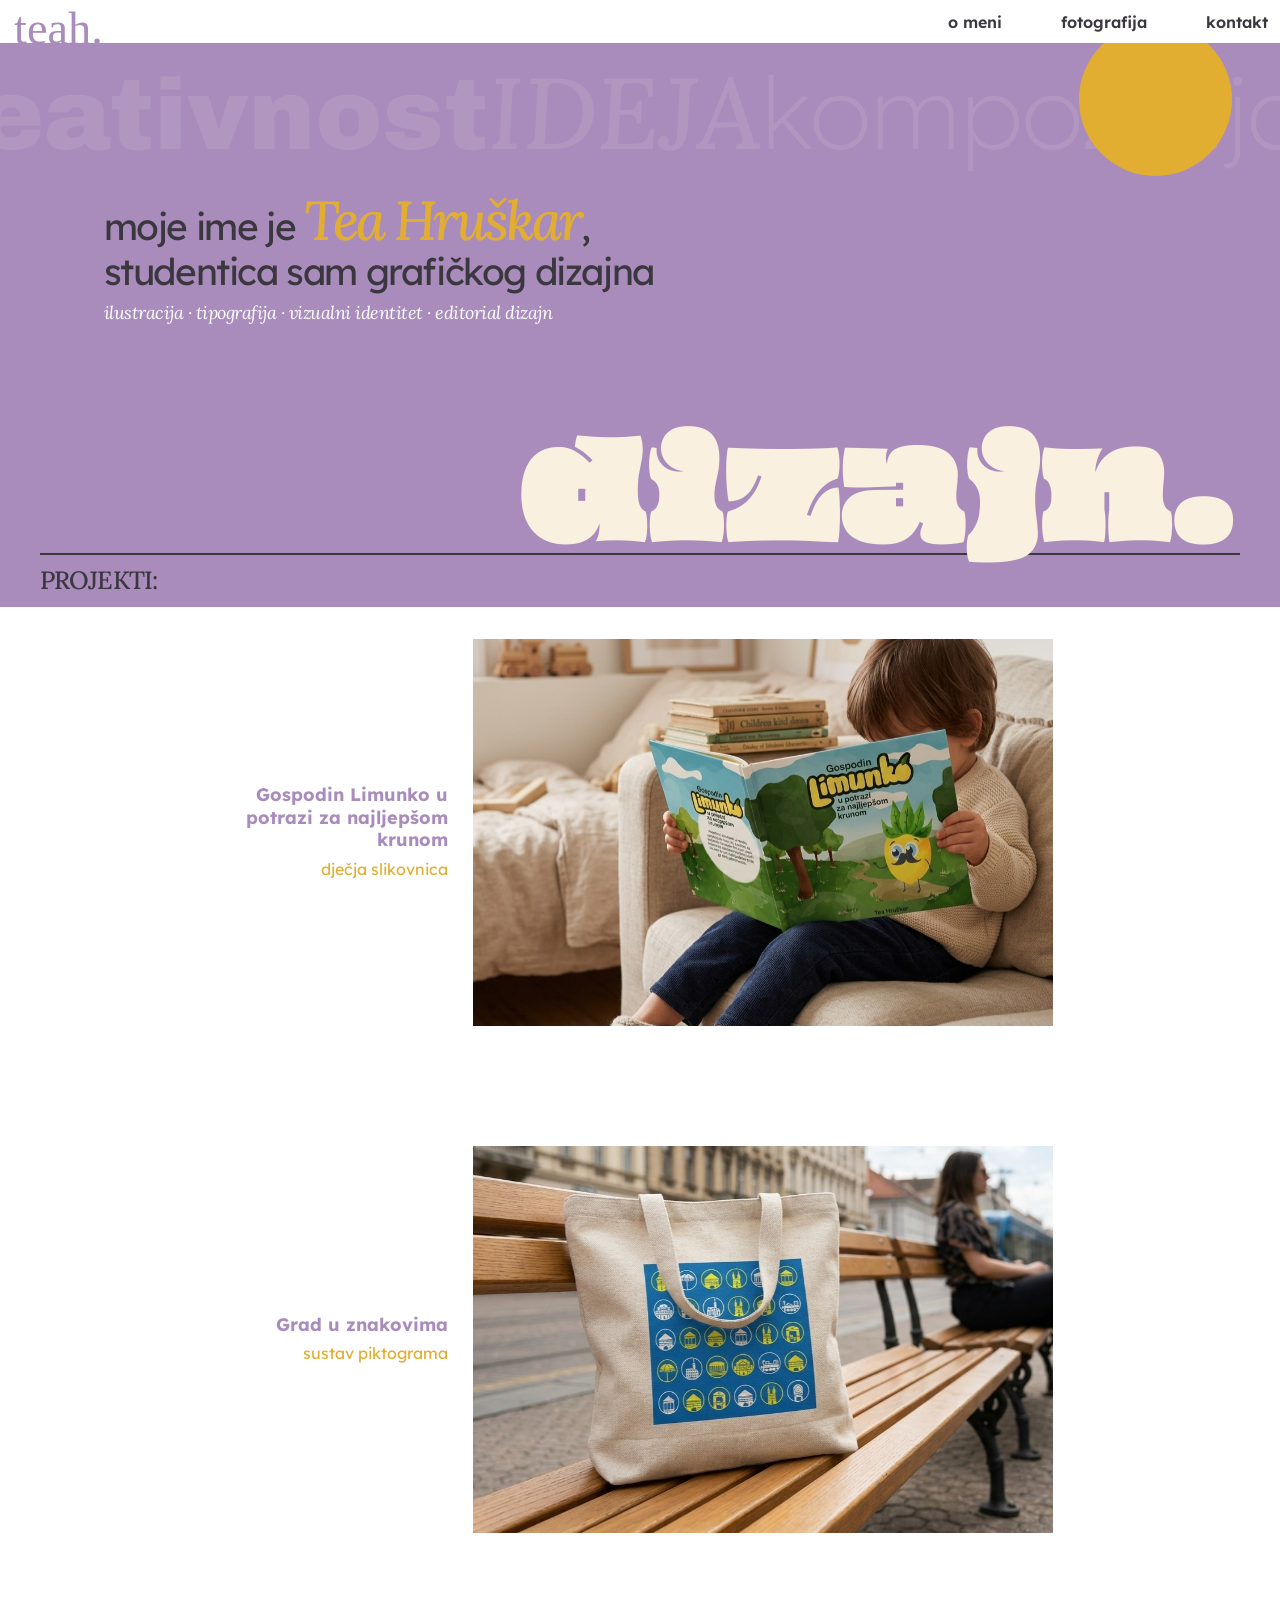
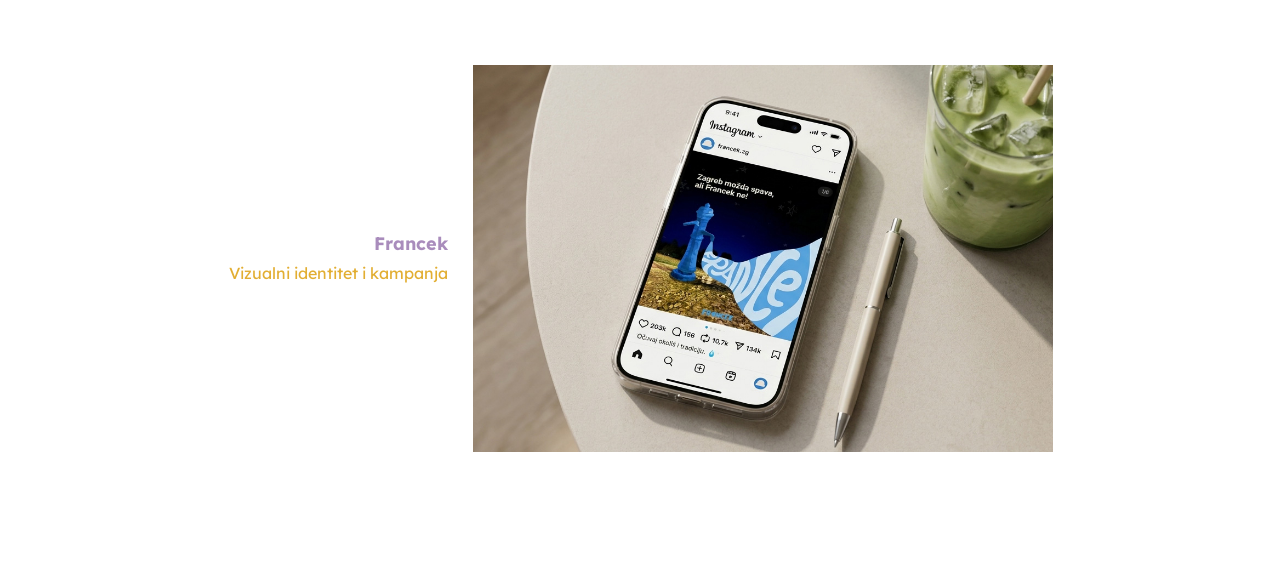
<file: index.html>
<!DOCTYPE html>
<html lang="hr">
  <head>
    <meta charset="UTF-8" />
    <meta name="viewport" content="width=device-width, initial-scale=1.0" />
    <title>Tea Hruškar- portfolio</title>
    <link rel="preconnect" href="https://fonts.googleapis.com" />
    <link rel="preconnect" href="https://fonts.gstatic.com" crossorigin />
    <link href="https://fonts.googleapis.com/css2?family=Archivo+Black&family=Lexend:wght@100..900&family=Lora:ital,wght@0,400..700;1,400..700&family=Oi&display=swap" rel="stylesheet" />
    <link rel="stylesheet" href="main.css" />
  </head>
  <body class="pocetna-stranica stranica-s-burgerom">
    <div class="stranica">
      <header class="zaglavlje">
        <a class="logo" href="index.html">
          <img src="media/teah.svg" alt="Tea Hruškar, početna stranica"/>
        </a>

        <nav class="navigacija">
          <a href="omeni.html">o meni</a>
          <a href="foto.html">fotografija</a>
          <a href="kontakt.html">kontakt</a>
        </nav>

        <button class="burger-menu" type="button" aria-label="Navigacija">
          <span></span>
          <span></span>
          <span></span>
        </button>
      </header>

      <main>
        <section class="hero">
          <div class="pozadinske-rijeci">
            <div class="rijeci-traka">
              <img src="media/rijeci.svg" alt="" />
              <img src="media/rijeci.svg" alt="" />
            </div>
          </div>
 
          <span class="krug"></span>

          <div class="uvod">
            <h1>
              moje ime je <span>Tea Hruškar</span>,<br />
              studentica sam grafičkog dizajna
            </h1>
            <p>ilustracija · tipografija · vizualni identitet · editorial dizajn</p>
          </div>

          <p class="rijec-dizajn">dizajn.</p>

          <div class="prijelaz-projekti">
            <p>PROJEKTI:</p>
          </div>
        </section>

        <section class="projekti">
          <a class="kartica" href="slikovnicaMA.html">
            <section class="sazetak">
              <h2>Gospodin Limunko u<br />potrazi za najljepšom<br />krunom</h2>
              <p>dječja slikovnica</p>
              <div class="dodatne-informacije">
                <p>kvadratni format</p>
                <p>OPSEG RADA:<br />koncept, tekst, ilustracija,<br />priprema za tisak</p>
                <p>2026.</p>
              </div>
            </section>
            <figure class="mockup">
              <img src="media/slikovnicaMU.jpg" alt="Vizualna simulacija slikovnice na dječjoj polici" />
            </figure>
            <section class="opis">
              <p>Autorska slikovnica samostalno napisana, ilustrirana i oblikovana kao cjelovit vizualni i narativni projekt.</p>
              <p>Kroz priču i ilustracije povezuje elemente učenja, prepoznavanja emocija i istraživanja svijeta na dječji prirodan i zaigran način. Projekt obuhvaća razvoj likova, ilustraciju svih stranica, oblikovanje naslovnice te prijelom i pripremu knjige za tisak u kvadratnom formatu 20 × 20 cm.</p>
            </section>
            <p class="pogledaj-vise">pogledaj više &gt;&gt;</p>
          </a>

          <a class="kartica" href="piktogramiMA.html">
            <section class="sazetak">
              <h2>Grad u znakovima</h2>
              <p>sustav piktograma</p>
              <div class="dodatne-informacije">
                <p>11 lokacija <br />zagrebačkog centra</p>
                <p>OPSEG RADA:<br />ilustracija, vektorska<br /> razrada, kreiranje<br /> fonta, sustav boja</p>
                <p>2025.</p>
              </div>
            </section>
            <figure class="mockup">
              <img src="media/piktogramiMU.jpg" alt="Vizualna simulacija projekta Piktogrami" />
            </figure>
            <section class="opis">
              <p>Serija od jedanaest piktograma inspirirana je prepoznatljivim lokacijama zagrebačkog centra: od Dolca i Kamenitih vrata do Katedrale, HNK-a i uspinjače.</p>
              <p>Svaka je lokacija svedena na jednostavne geometrijske oblike unutar kružnog okvira, kako bi znakovi ostali dosljedni, jasni i čitljivi u različitim veličinama. Uz završni sustav razvila sam i kolor-varijante te primjenu piktograma na turističkim putokazima i promotivnim materijalima.</p>
            </section>
            <p class="pogledaj-vise">pogledaj više &gt;&gt;</p>
          </a>

          <a class="kartica" href="francekMA.html">
            <section class="sazetak">
              <h2>Francek</h2>
              <p>Vizualni identitet i kampanja</p>
              <div class="dodatne-informacije">
                <p>autorski projekt</p>
                <p>OPSEG RADA:<br />koncept, ilustracija,<br />oblikovanje</p>
                <p>2026.</p>
              </div>
            </section>
            <figure class="mockup">
              <img src="media/francekMU.jpg" alt="Vizualna simulacija projekta Francek" />
            </figure>
            <section class="opis">
              <p>Francek je vizualni identitet i promotivna kampanja posvećena zagrebačkim javnim česmama s pitkom vodom. Projekt polazi od problema zagađenja jednokratnom plastičnom ambalažom te potiče korištenje višekratnih boca i dostupne pitke vode iz gradskih česmi.</p>
              <p>Kroz ilustraciju, tipografiju, digitalne objave i plakate kampanja Franceke predstavlja kao prepoznatljiv dio zagrebačkog prostora. Cilj je potaknuti korištenje višekratnih boca i podsjetiti da tradicija javne vode može biti dio suvremene gradske svakodnevice.</p>
            </section>
            <p class="pogledaj-vise">pogledaj više &gt;&gt;</p>
          </a>
        </section>
      </main>
    </div>
    <script src="menu.js"></script>
  </body>
</html>
</file>
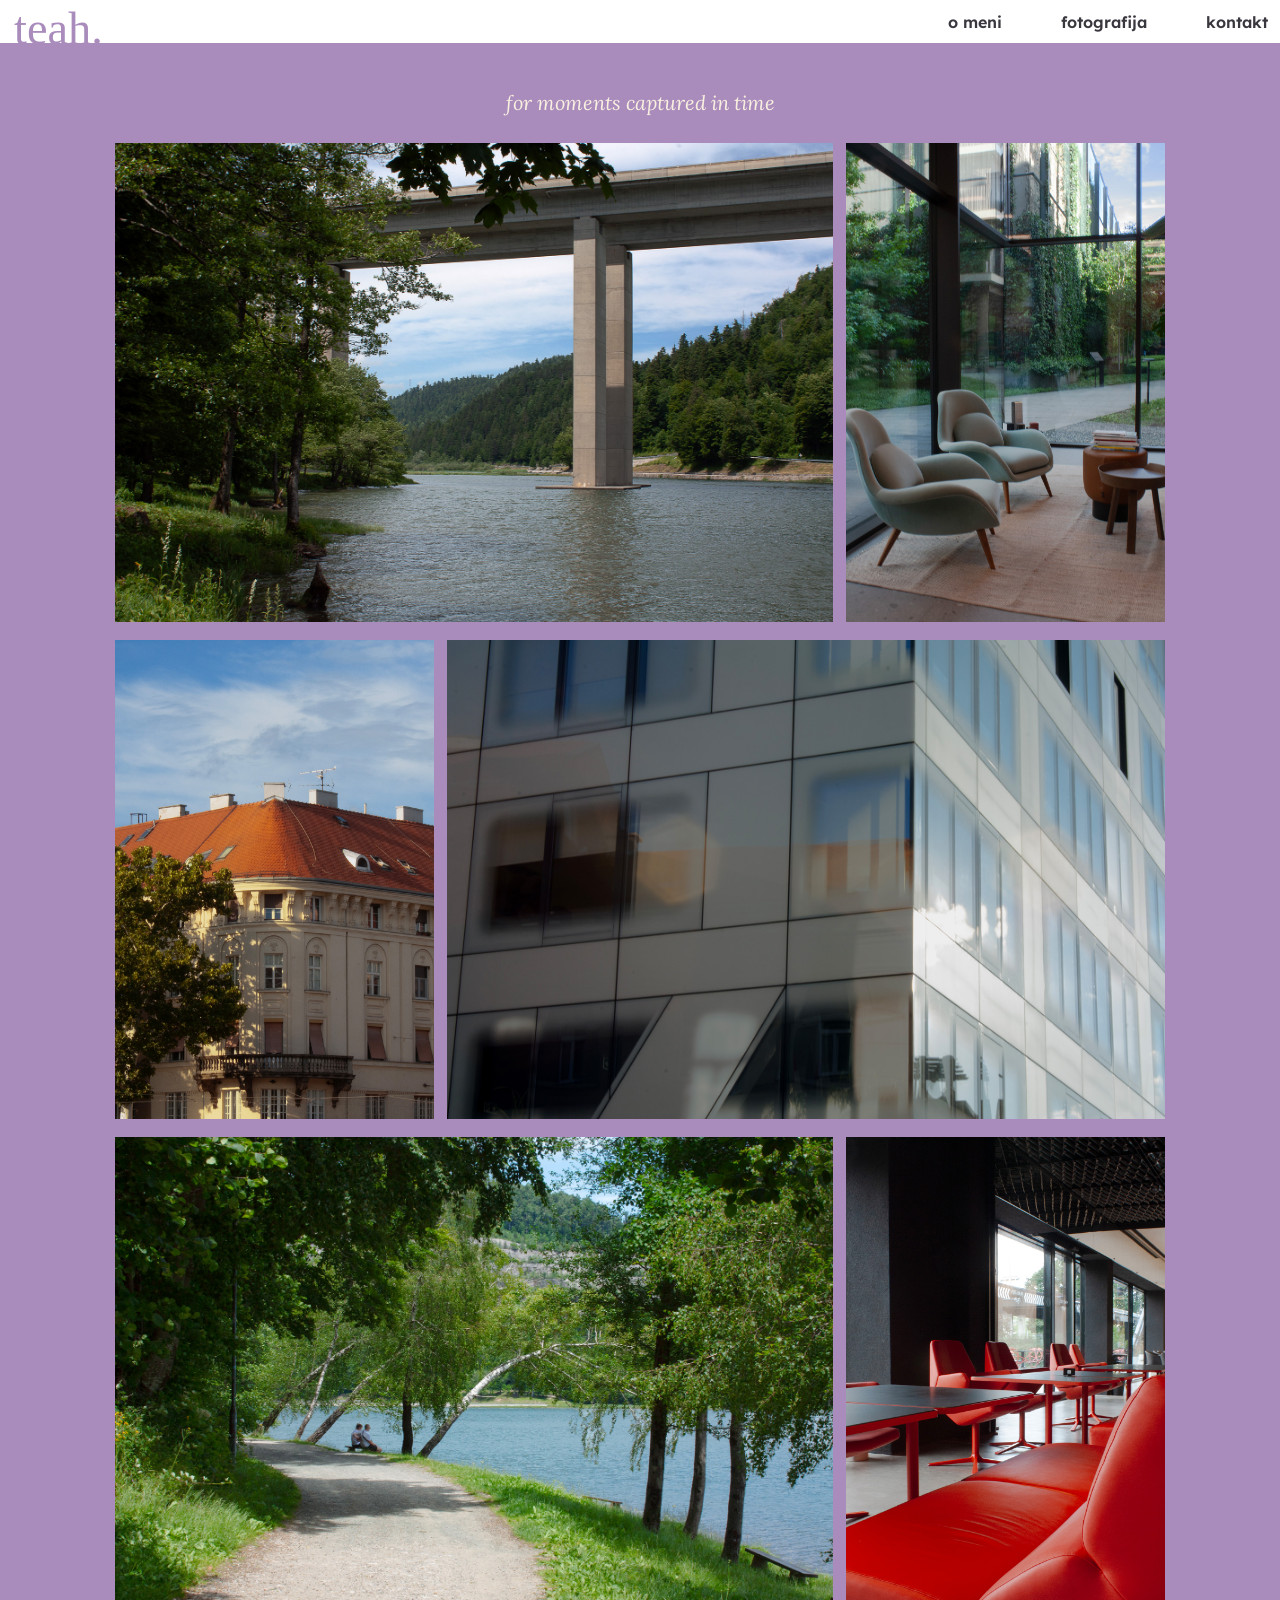
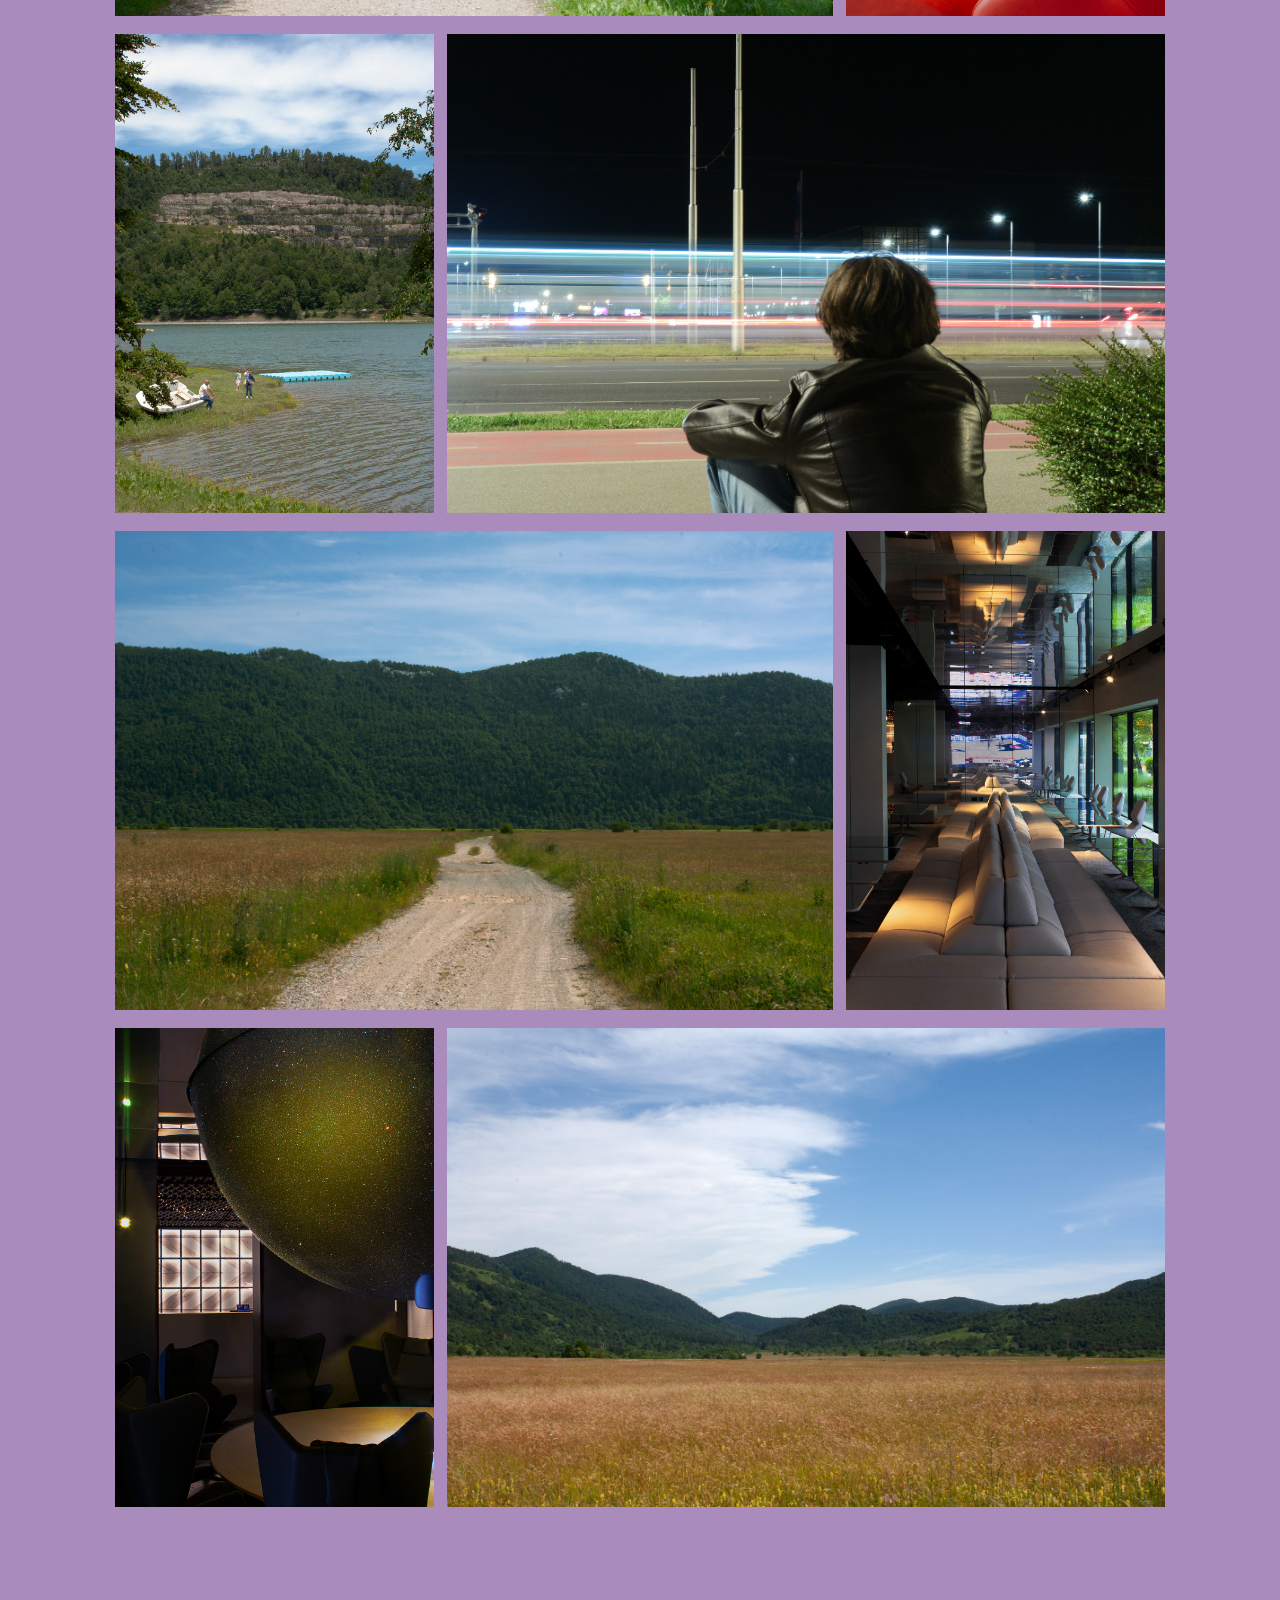
<file: foto.html>
<!DOCTYPE html>
<html lang="hr">
  <head>
    <meta charset="UTF-8" />
    <meta name="viewport" content="width=device-width, initial-scale=1.0" />
    <title>Fotografija-Tea Hruškar</title>
    <link rel="preconnect" href="https://fonts.googleapis.com" />
    <link rel="preconnect" href="https://fonts.gstatic.com" crossorigin />
    <link href="https://fonts.googleapis.com/css2?family=Archivo+Black&family=Lexend:wght@100..900&family=Lora:ital,wght@0,400..700;1,400..700&family=Oi&display=swap" rel="stylesheet" />
    <link rel="stylesheet" href="main.css" />
    <link rel="stylesheet" href="foto.css" />
  </head>
  <body class="foto-tijelo stranica-s-burgerom">
    <div class="stranica">
      <header class="zaglavlje">
        <a class="logo" href="index.html"><img src="media/teah.svg" alt="Tea Hruškar, početna stranica" /></a>
        <nav class="navigacija">
          <a href="omeni.html">o meni</a>
          <a href="foto.html">fotografija</a>
          <a href="kontakt.html">kontakt</a>
        </nav>

        <button class="burger-menu" type="button" aria-label="Navigacija">
          <span></span>
          <span></span>
          <span></span>
        </button>
      </header>
      <main class="foto-prostor">
        <section class="foto-uvod">
          <blockquote class="foto-citat">for moments captured in time</blockquote>
        </section>

        <section class="foto-galerija">
          <figure class="foto-stavka"><img src="media/foto1.jpg" alt="Vijadukt iznad jezera okružen prirodom- pejzažna fotografija" /></figure>
          <figure class="foto-stavka"><img src="media/foto2.jpg" alt="Dva stolca i stolić uz staklenu stjenu s pogledom na eksterijer- fotografija interijera" /></figure>
          <figure class="foto-stavka"><img src="media/foto3.jpg" alt="Pročelje zgrade obasjane suncem" /></figure>
          <figure class="foto-stavka"><img src="media/foto4.jpg" alt="Odraz neba na staklenom pročelju moderne zgrade" /></figure>
          <figure class="foto-stavka"><img src="media/foto5.jpg" alt="Par sjedi na obali jezera uz šumovitu stazu" /></figure>
          <figure class="foto-stavka"><img src="media/foto6.jpg" alt="Crveni stolci i stolovi u modernom interijeru" /></figure>
          <figure class="foto-stavka"><img src="media/foto7.jpg" alt="Obitelj na obali jezera uz čamac i šumovito brdo" /></figure>
          <figure class="foto-stavka"><img src="media/foto8.jpg" alt="Osoba sjedi uz cestu noću dok prolaze svjetla automobila, duga ekspozicija" /></figure>
          <figure class="foto-stavka"><img src="media/foto9.jpg" alt="Makadamski put kroz livadu prema šumovitim brdima" /></figure>
          <figure class="foto-stavka"><img src="media/foto10.jpg" alt="Dugi bijeli kauč i stolice u interijeru s ogledalom na stropu" /></figure>
          <figure class="foto-stavka"><img src="media/foto11.jpg" alt="Velika kružna viseća instalacija iznad stolova i stolica u tamnom interijeru" /></figure>
          <figure class="foto-stavka"><img src="media/foto12.jpg" alt="Livada okružena zelenim brdima pod plavim nebom" /></figure>
        </section>
      </main>
    </div>
    <script src="menu.js"></script>
  </body>
</html>
</file>
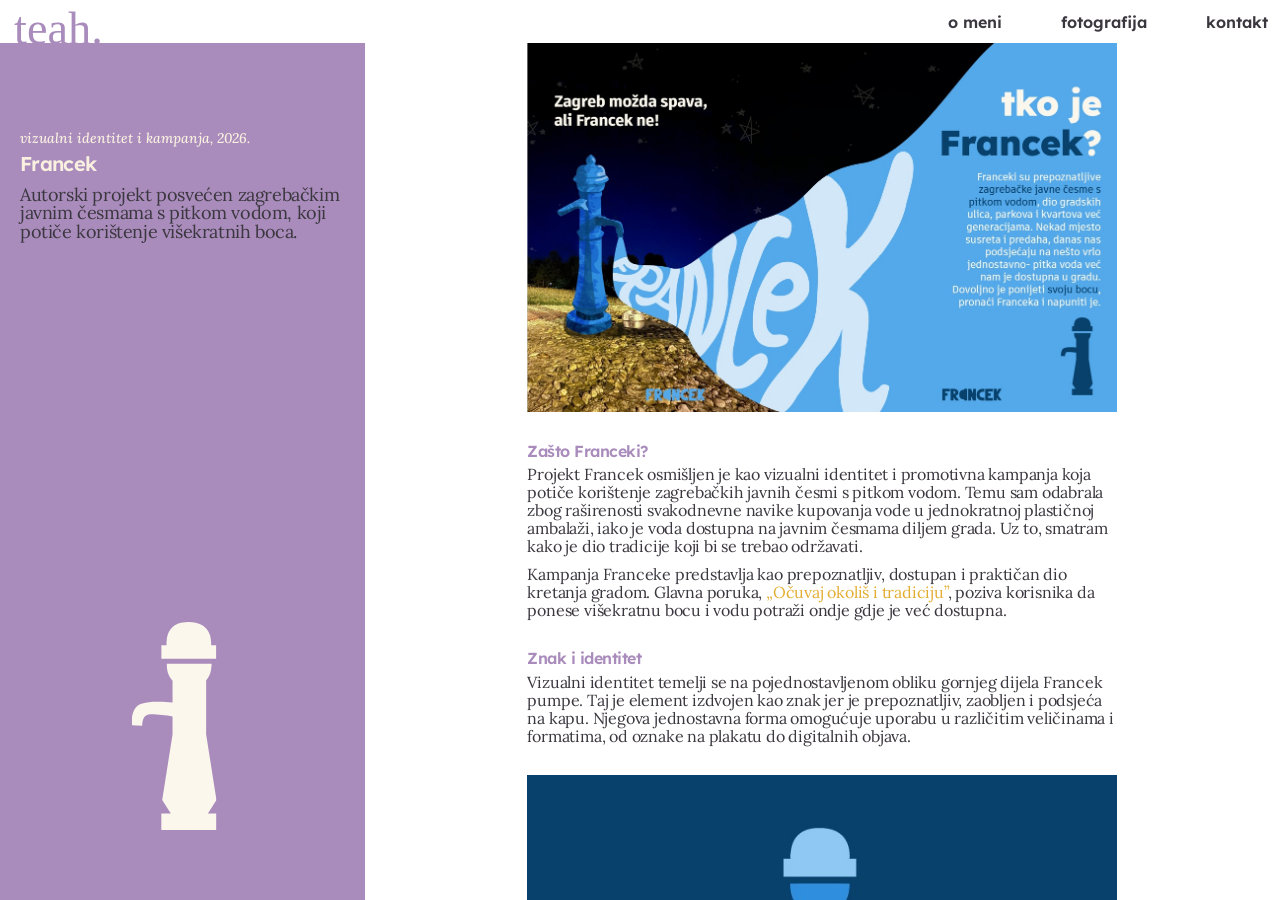
<file: francekMA.html>
<!DOCTYPE html>
<html lang="hr">
  <head>
    <meta charset="UTF-8" />
    <meta name="viewport" content="width=device-width, initial-scale=1.0" />
    <title>Francek-portfolio</title>
    <link rel="preconnect" href="https://fonts.googleapis.com" />
    <link rel="preconnect" href="https://fonts.gstatic.com" crossorigin />
    <link href="https://fonts.googleapis.com/css2?family=Archivo+Black&family=Lexend:wght@100..900&family=Lora:ital,wght@0,400..700;1,400..700&family=Oi&display=swap" rel="stylesheet" />
    <link rel="stylesheet" href="main.css" />
    <link rel="stylesheet" href="projekt.css" />
  </head>
  <body class="projekt-tijelo francek-tijelo stranica-s-burgerom">
    <div class="stranica">
      <header class="zaglavlje">
        <a class="logo" href="index.html">
          <img src="media/teah.svg" alt="Tea Hruškar" />
        </a>

        <nav class="navigacija">
          <a href="omeni.html">o meni</a>
          <a href="foto.html">fotografija</a>
          <a href="kontakt.html">kontakt</a>
        </nav>

        <button class="burger-menu" type="button" aria-label="Navigacija">
          <span></span>
          <span></span>
          <span></span>
        </button>
      </header>

      <main class="projekt-prostor">
        <aside class="projekt-panel">
          <div class="projekt-info">
            <p class="projekt-vrsta">vizualni identitet i kampanja, 2026.</p>
            <h1>Francek</h1>
            <p class="projekt-opis">Autorski projekt posvećen zagrebačkim javnim česmama s pitkom vodom, koji potiče korištenje višekratnih boca.</p>
          </div>
          <img class="projekt-ilustracija" src="media/logofr.svg" alt="Francek" />
        </aside>
        <section class="projekt-sadrzaj">
          <article class="projekt-sadrzaj-unutra">
            <img class="projekt-slika" src="media/slika18.jpg" alt="Vizualni prikaz kampanje Francek" />

            <section class="projekt-tekst">
              <h2>Zašto Franceki?</h2>
              <p>Projekt Francek osmišljen je kao vizualni identitet i promotivna kampanja koja potiče korištenje zagrebačkih javnih česmi s pitkom vodom. Temu sam odabrala zbog raširenosti svakodnevne navike kupovanja vode u jednokratnoj plastičnoj ambalaži, iako je voda dostupna na javnim česmama diljem grada. Uz to, smatram kako je dio tradicije koji bi se trebao održavati.</p>
              <p>Kampanja Franceke predstavlja kao prepoznatljiv, dostupan i praktičan dio kretanja gradom. Glavna poruka, <span class="istaknuto">„Očuvaj okoliš i tradiciju”</span>, poziva korisnika da ponese višekratnu bocu i vodu potraži ondje gdje je već dostupna.</p>
            </section>

            <section class="projekt-tekst">
              <h2>Znak i identitet</h2>
              <p>Vizualni identitet temelji se na pojednostavljenom obliku gornjeg dijela Francek pumpe. Taj je element izdvojen kao znak jer je prepoznatljiv, zaobljen i podsjeća na kapu. Njegova jednostavna forma omogućuje uporabu u različitim veličinama i formatima, od oznake na plakatu do digitalnih objava.</p>
            </section>

            <img class="projekt-slika" src="media/slika19.jpg" alt="Logo i tipografija kampanje Francek" />

            <p class="projekt-samostalni-tekst">Tipografski znak povezuje naziv Francek s ilustriranim simbolom. Slovo <span class="istaknuto">„a”</span> oblikovano je rotiranjem znaka kapice za devedeset stupnjeva, čime se simbol integrira u samu riječ. Na taj se način ostvaruje povezanost između naziva kampanje i oblika javne česme, bez potrebe za dodatnim objašnjenjem.</p>

            <section class="projekt-tekst">
              <h2>Vizualni jezik</h2>
              <p>Odabrana je glavna svjetlo plava nijansa, prema kojoj je izvedena paleta skladnih boja. Kombinacijom ilustracije, rukopisne tipografije i jednostavnih poruka Francek dobiva pristupačan i pomalo nostalgičan karakter. Takav pristup povezuje tradiciju zagrebačkih javnih česmi sa suvremenim načinima komunikacije.</p>
            </section>

            <img class="projekt-slika" src="media/slika20.jpg" alt="Paleta boja kampanje Francek" />

            <section class="projekt-tekst">
              <h2>Instagram carousel</h2>
              <p>Za komunikaciju na društvenim mrežama izrađena je carousel objava od šest slajdova.</p>
            </section>

            <video class="projekt-video" src="media/francek-carousel.mov" autoplay muted loop playsinline alt="Listanje stranica objave za Instagram"></video>

            <p class="projekt-samostalni-tekst">Sadržaj postupno uvodi korisnika u temu: od prepoznatljivog vizuala Franceka, preko kratkog objašnjenja njegove funkcije i prikaza lokacija, do problema jednokratne plastike i poziva na promjenu navike. Format carousela omogućuje da se informativni sadržaj ne prikaže odjednom, nego kroz <span class="istaknuto">slijed vizuala</span> koji korisnik samostalno pregledava. Završni slajd ponovno ističe glavnu poruku kampanje i povezuje sve dijelove objave.</p>

            <img class="projekt-slika" src="media/slika21.jpg" alt="Sve stranice carousel objave kampanje Francek" />

            <section class="projekt-tekst">
              <h2>Digitalni video</h2>
              <p>Kampanja je proširena i na kratki vertikalni video. Takav se može iskoristiti kao sadržaj za <span class="istaknuto">Instagram priču, digitalno oglašavanje ili kao prikaz na digitalnom plakatu</span>. Jednostavna animacija napravljena izmjenom kadrova, privlači pažnju. Mogućnost njenog ponavljanja u petlji, omogućuje kvalitetan materijal za digitalni plakat, a uz popratni zvuk, može se iskoristiti kao kratki oglas na društvenim mrežama.</p>
            </section>

            <video class="projekt-video" src="media/francek-story.mov" autoplay muted loop playsinline alt="Motion grafika: Francek na ulici po mraku pod svjetlom lampe koja se gasi"></video>
            <img class="projekt-slika" src="media/slika22.jpg" alt="Mockup digitalnog plakata sa motion grafikom" />

            <section class="projekt-tekst">
              <h2>Tradicija koja teče kroz generacije</h2>
              <p>Plakat povezuje povijesni karakter Franceka sa suvremenom potrebom za smanjenjem jednokratne plastike. Ilustrirani Francek postavljen je kao središnji motiv, dok poruka sugerira da korištenje javne vode nije nova ideja, nego navika koju je moguće ponovno uključiti u svakodnevni život grada. Vizualno oblikovanje plakata uzelo je inspiraciju iz grba grada Zagreba čime se dublje ojačava povezanost sa tradicijom.</p>
            </section>

            <img class="projekt-slika" src="media/slika23.jpg" alt="Plakat s ilustriranim Francekom na brdu i natpisom &quot;Tradicija koja teče kroz generacije&quot;" />
            <img class="projekt-slika projekt-slika-zadnja" src="media/slika24.jpg" alt="Mockup plakata kampanje Francek" />
          </article>
        </section>
      </main>
    </div>
    <script src="menu.js"></script>
  </body>
</html>
</file>
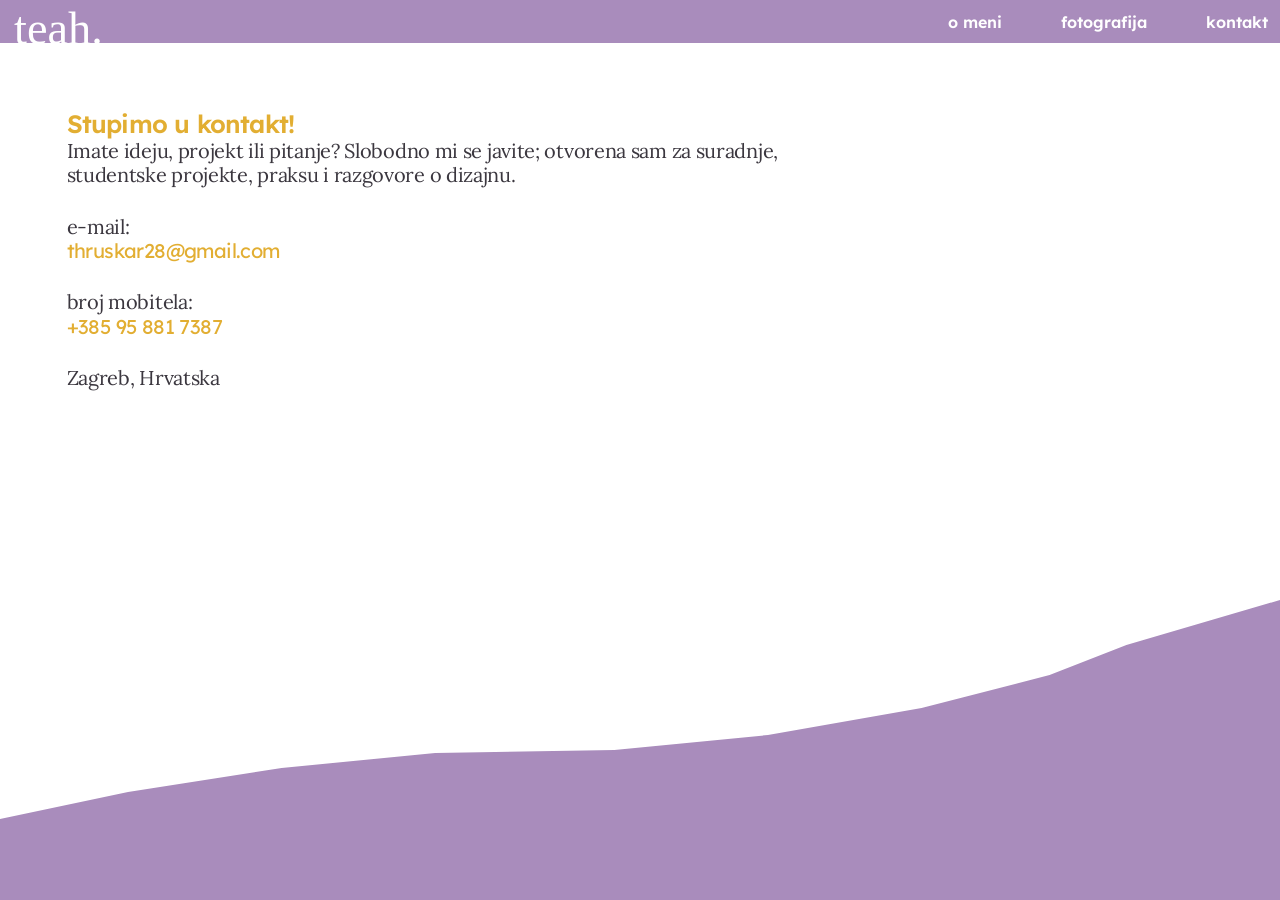
<file: kontakt.html>
<!DOCTYPE html>
<html lang="hr">
  <head>
    <meta charset="UTF-8" />
    <meta name="viewport" content="width=device-width, initial-scale=1.0" />
    <title>Kontakt-Tea Hruškar</title>
    <link rel="preconnect" href="https://fonts.googleapis.com" />
    <link rel="preconnect" href="https://fonts.gstatic.com" crossorigin />
    <link href="https://fonts.googleapis.com/css2?family=Archivo+Black&family=Lexend:wght@100..900&family=Lora:ital,wght@0,400..700;1,400..700&family=Oi&display=swap" rel="stylesheet" />
    <link rel="stylesheet" href="main.css" />
    <link rel="stylesheet" href="kontakt.css" />
  </head>
  <body class="kontakt-tijelo stranica-s-burgerom">
    <div class="stranica">
      <header class="zaglavlje">
        <a class="logo" href="index.html"><img src="media/teah.svg" alt="Tea Hruškar, početna stranica" /></a>
        <nav class="navigacija">
          <a href="omeni.html">o meni</a>
          <a href="foto.html">fotografija</a>
          <a href="kontakt.html">kontakt</a>
        </nav>

        <button class="burger-menu" type="button" aria-label="Navigacija">
          <span></span>
          <span></span>
          <span></span>
        </button>
      </header>
      <main class="kontakt-prostor">
        <section class="kontakt-sadrzaj">
          <h1>Stupimo u kontakt!</h1>
          <p class="kontakt-uvod">Imate ideju, projekt ili pitanje? Slobodno mi se javite; otvorena sam za suradnje, studentske projekte, praksu i razgovore o dizajnu.</p>

          <div class="kontakt-podaci">
            <p class="kontakt-podatak">
              e-mail:
              <a href="mailto:thruskar28@gmail.com">thruskar28@gmail.com</a>
            </p>
            <p class="kontakt-podatak">
              broj mobitela:
              <a href="tel:+385958817387">+385 95 881 7387</a>
            </p>
            <p class="kontakt-lokacija">Zagreb, Hrvatska</p>
          </div>
        </section>
        <div class="kontakt-val"></div>
      </main>
    </div>
    <script src="menu.js"></script>
  </body>
</html>
</file>
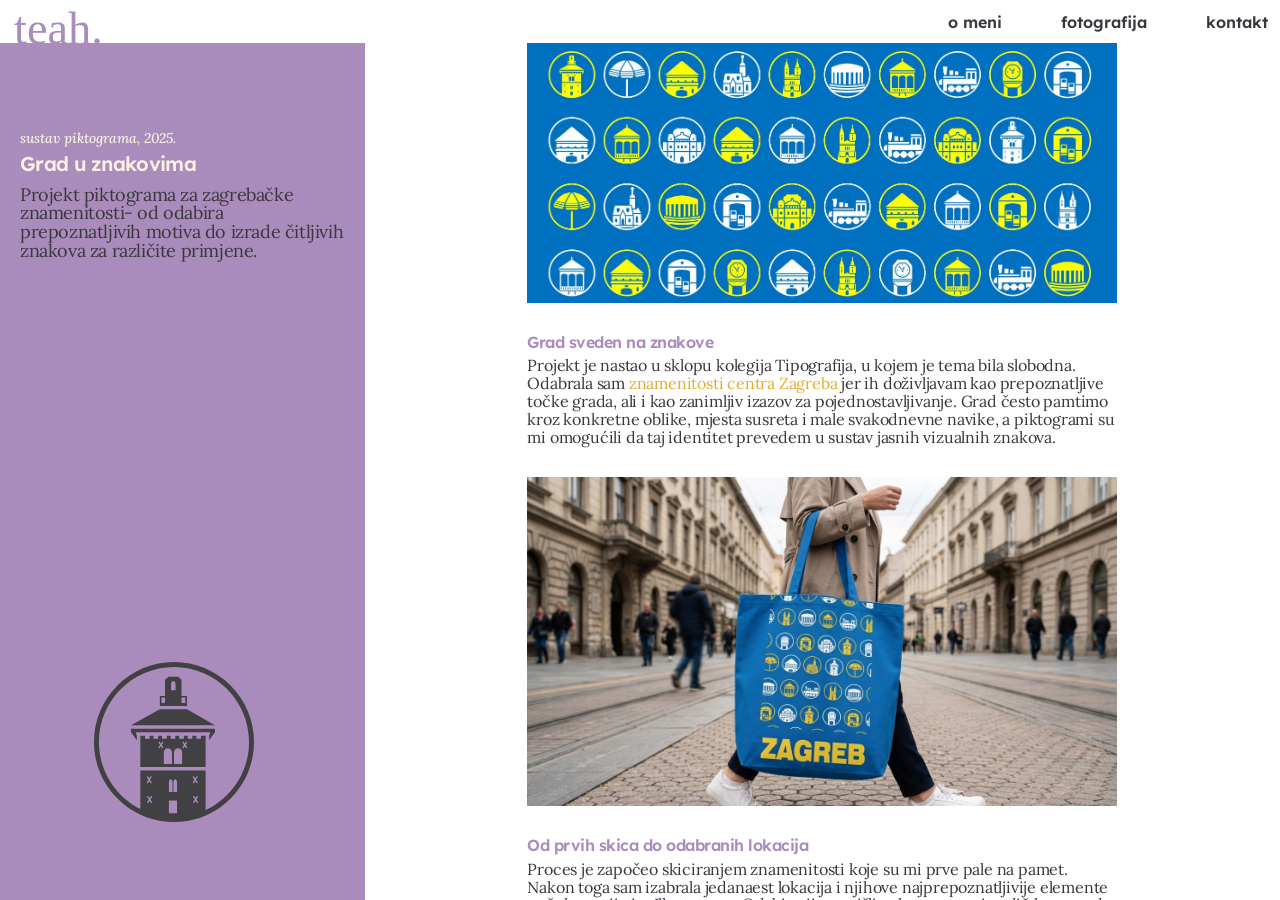
<file: piktogramiMA.html>
<!DOCTYPE html>
<html lang="hr">
  <head>
    <meta charset="UTF-8" />
    <meta name="viewport" content="width=device-width, initial-scale=1.0" />
    <title>Piktogrami-portfolio</title>
    <link rel="preconnect" href="https://fonts.googleapis.com" />
    <link rel="preconnect" href="https://fonts.gstatic.com" crossorigin />
    <link href="https://fonts.googleapis.com/css2?family=Archivo+Black&family=Lexend:wght@100..900&family=Lora:ital,wght@0,400..700;1,400..700&family=Oi&display=swap" rel="stylesheet" />
    <link rel="stylesheet" href="main.css" />
    <link rel="stylesheet" href="projekt.css" />
    <link rel="stylesheet" href="piktogrami.css" />
  </head>
  <body class="projekt-tijelo piktogrami-tijelo stranica-s-burgerom">
    <div class="stranica">
      <header class="zaglavlje">
        <a class="logo" href="index.html">
          <img src="media/teah.svg" alt="Tea Hruškar, početna stranica"/>
        </a>

        <nav class="navigacija">
          <a href="omeni.html">o meni</a>
          <a href="foto.html">fotografija</a>
          <a href="kontakt.html">kontakt</a>
        </nav>

        <button class="burger-menu" type="button" aria-label="Navigacija">
          <span></span>
          <span></span>
          <span></span>
        </button>
      </header>

      <main class="projekt-prostor">
        <aside class="projekt-panel">
          <div class="projekt-info">
            <p class="projekt-vrsta">sustav piktograma, 2025.</p>
            <h1>Grad u znakovima</h1>
            <p class="projekt-opis">Projekt piktograma za zagrebačke znamenitosti- od odabira prepoznatljivih motiva do izrade čitljivih znakova za različite primjene.</p>
          </div>
          <img class="projekt-ilustracija" src="media/lotkula.svg" alt="Piktogram Kule Lotrščak" />
        </aside>

        <section class="projekt-sadrzaj">
          <article class="projekt-sadrzaj-unutra">
            <img class="projekt-slika" src="media/slika10.jpg" alt="Piktogrami zagrebačkih znamenitosti" />

            <section class="projekt-tekst">
              <h2>Grad sveden na znakove</h2>
              <p>Projekt je nastao u sklopu kolegija Tipografija, u kojem je tema bila slobodna. Odabrala sam <span class="istaknuto">znamenitosti centra Zagreba</span> jer ih doživljavam kao prepoznatljive točke grada, ali i kao zanimljiv izazov za pojednostavljivanje. Grad često pamtimo kroz konkretne oblike, mjesta susreta i male svakodnevne navike, a piktogrami su mi omogućili da taj identitet prevedem u sustav jasnih vizualnih znakova.</p>
            </section>

            <img class="projekt-slika" src="media/slika11.jpg" alt="Mockup platnene vrećice sa uzorkom piktograma" />

            <section class="projekt-tekst">
              <h2>Od prvih skica do odabranih lokacija</h2>
              <p>Proces je započeo skiciranjem znamenitosti koje su mi prve pale na pamet. Nakon toga sam izabrala jedanaest lokacija i njihove najprepoznatljivije elemente počela razvijati u Illustratoru. Odabir nije zamišljen kao potpuni vodič kroz grad, nego kao osobna selekcija motiva koji zajedno stvaraju prepoznatljivu sliku centra Zagreba.</p>
            </section>

            <img class="projekt-slika" src="media/slika12.jpg" alt="Početne skice piktograma" />
            <img class="projekt-slika" src="media/slika13.jpg" alt="Razrada skica u Illustratoru" />

            <p class="projekt-samostalni-tekst">Tako, primjerice, nisam odabrala prikaz samog Trga bana Jelačića, koji bi se možda intuitivno vezao uz kip bana. Umjesto toga izradila sam piktogram sata na Trgu, oslanjajući se na poznati zagrebački običaj <span class="istaknuto">“naći se kod sata”</span>.</p>

            <section class="projekt-tekst">
              <h2>Jedinstven sustav</h2>
              <p>U početnoj fazi piktograme sam gradila geometrijski, prema načinu na koji sama vizualno doživljavam pojedinu znamenitost. Bojom sam najprije odvajala pojedine elemente i istraživala odnose unutar svakog znaka, a za prezentaciju sam odabrala <span class="istaknuto">plavu, bijelu, žutu i zelenu</span> paletu koja se referira na boje grada Zagreba.</p>
              <p>Kasnije sam odlučila da svi piktogrami dijele isti kružni okvir i vanjski obruč. Krug je postao element koji povezuje cijeli set, bez obzira na to radi li se o građevini, satu, uspinjači ili tržnici.</p>
            </section>

            <section class="projekt-tekst">
              <h2>Pojednostavljivanje prepoznatljivih oblika</h2>
              <p>Najveći izazov bio je svesti svaku znamenitost na najmanji broj elemenata, a da pritom ostane prepoznatljiva. To je bilo posebno zahtjevno kod Katedrale, Crkve sv. Marka i HNK-a, gdje se mnogo arhitektonskih detalja moralo pretvoriti u jednostavne siluete, otvore, krovove i tornjeve.</p>
              <p>Kula Lotrščak dobar je primjer tog procesa: umjesto detaljnog prikaza građevine, zadržala sam njezin karakterističan toranj, krov i osnovni raspored otvora. Na taj način znak ostaje čitljiv i kada se koristi u malom formatu.</p>
            </section>

            <img class="projekt-slika" src="media/slika14.jpg" alt="Pojednostavljenje skica piktograma na primjeru kule Lotrščak" />

            <section class="projekt-tekst">
              <h2>Odabrane znamenitosti</h2>
              <p>Set obuhvaća Kulu Lotrščak, Tržnicu Dolac, Kamenita vrata, Crkvu sv. Marka, Katedralu, Meštrovićev paviljon, Paviljon na Zrinjevcu, Glavni kolodvor, sat na Trgu, uspinjaču i HNK.</p>
              <p>Tržnicu Dolac predstavila sam simbolom šestinskog kišobrana, dok sam za Glavni kolodvor odabrala lokomotivu koja je ondje izložena. Kod Katedrale sam na jedan toranj dodala skele, detalj koji se može ukloniti kada više ne bude dio njezina stvarnog izgleda. Drugi toranj pritom ostaje prikazan u zamišljenom, prepoznatljivom obliku.</p>
            </section>

            <img class="projekt-slika" src="media/slika15.jpg" alt="Lista gotovih piktograma sa označenim znamenitostima koje predstavljaju" />

            <section class="projekt-tekst">
              <h2>Mogućnosti primjene</h2>
              <p>Piktogrami su zamišljeni kao fleksibilan sustav koji se može primijeniti u <span class="istaknuto">više konteksta</span>. Mogu funkcionirati na turističkim putokazima, edukacijskim pločama uz znamenitosti, na suvenirima i promotivnim materijalima Zagreba, ali i unutar mobilne aplikacije s kartom gradskih lokacija.</p>
              <p>Osim prepoznatljivosti pojedinog mjesta, cilj projekta bio je stvoriti set znakova koji može pomoći u snalaženju gradom, ali i postati zaigran vizualni motiv Zagreba.</p>
            </section>

            <img class="projekt-slika" src="media/slika16.jpg" alt="Mockup putokaza sa primjenom piktograma" />
            <img class="projekt-slika projekt-slika-zadnja" src="media/slika17.jpg" alt="Mockup piktograma HNK otisnutog na poleđini majice" />
          </article>
        </section>
      </main>
    </div>
    <script src="menu.js"></script>
  </body>
</html>
</file>
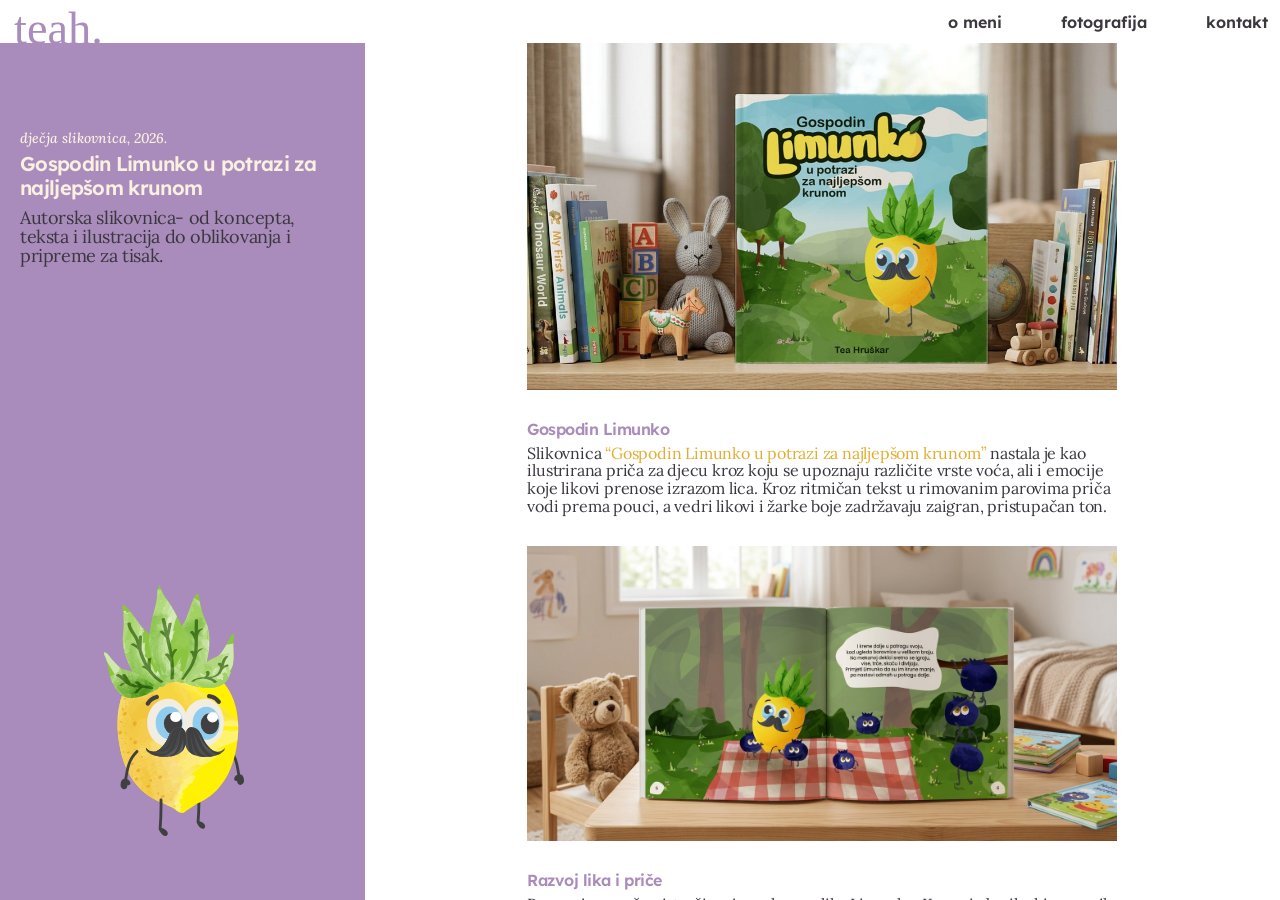
<file: slikovnicaMA.html>
<!DOCTYPE html>
<html lang="hr">
  <head>
    <meta charset="UTF-8" />
    <meta name="viewport" content="width=device-width, initial-scale=1.0" />
    <title>Slikovnica- portfolio</title>
    <link rel="preconnect" href="https://fonts.googleapis.com" />
    <link rel="preconnect" href="https://fonts.gstatic.com" crossorigin />
    <link href="https://fonts.googleapis.com/css2?family=Archivo+Black&family=Lexend:wght@100..900&family=Lora:ital,wght@0,400..700;1,400..700&family=Oi&display=swap" rel="stylesheet" />
    <link rel="stylesheet" href="main.css" />
    <link rel="stylesheet" href="projekt.css" />
  </head>

  <body class="projekt-tijelo slikovnica-tijelo stranica-s-burgerom">
    <div class="stranica">
      <header class="zaglavlje">
        <a class="logo" href="index.html">
          <img src="media/teah.svg" alt="Tea Hruškar, početna stranica"/>
        </a>

        <nav class="navigacija">
          <a href="omeni.html">o meni</a>
          <a href="foto.html">fotografija</a>
          <a href="kontakt.html">kontakt</a>
        </nav>

        <button class="burger-menu" type="button" aria-label="Navigacija">
          <span></span>
          <span></span>
          <span></span>
        </button>
      </header>

      <main class="projekt-prostor">
        <aside class="projekt-panel">
          <div class="projekt-info">
            <p class="projekt-vrsta">dječja slikovnica, 2026.</p>
            <h1>Gospodin Limunko u potrazi za najljepšom krunom</h1>
            <p class="projekt-opis">Autorska slikovnica- od koncepta, teksta i ilustracija do oblikovanja i pripreme za tisak.</p>
          </div>
          <img class="projekt-ilustracija" src="media/limunko.svg" alt="Lik Gospodina Limunka" />
        </aside>

        <section class="projekt-sadrzaj">
          <article class="projekt-sadrzaj-unutra">
            <img class="projekt-slika" src="media/slika1.jpg" alt="Slikovnica Gospodin Limunko" />

            <section class="projekt-tekst">
              <h2>Gospodin Limunko</h2>
              <p>Slikovnica <span class="istaknuto">“Gospodin Limunko u potrazi za najljepšom krunom”</span> nastala je kao ilustrirana priča za djecu kroz koju se upoznaju različite vrste voća, ali i emocije koje likovi prenose izrazom lica. Kroz ritmičan tekst u rimovanim parovima priča vodi prema pouci, a vedri likovi i žarke boje zadržavaju zaigran, pristupačan ton.</p>
            </section>

            <img class="projekt-slika" src="media/slika2.jpg" alt="Ilustrirana stranica- susret Limunka i borovnica" />

            <section class="projekt-tekst">
              <h2>Razvoj lika i priče</h2>
              <p>Proces je započeo istraživanjem glavnog lika Limunka. Kroz niz brzih skica razvila sam njegove prepoznatljive poze, izraze i odnos prema ostalim likovima.</p>
            </section>

            <img class="projekt-slika projekt-slika-uzak" src="media/slika3.jpg" alt="Skice izraza lika Limunka" />

            <p class="projekt-samostalni-tekst">U izrazu lica namjerno <span class="istaknuto">nisam koristila usta</span>, kako bih emocije gradila drugim elementima: očima, obrvama, nagibom tijela i gestom. Time se djecu potiče da pažljivije promatraju i prepoznaju osjećaje.</p>

            <img class="projekt-slika" src="media/slika4.jpg" alt="Mockup koji prikazuje djecu kako čitaju slikovnicu" />

            <section class="projekt-tekst">
              <h2>Ilustracija i vizualni jezik</h2>
              <p>Vizualni stil temelji se na kontrastu sjenčanih, teksturiranih površina i ravnih ploha boje. Tako je naglašena ručno crtana kvaliteta ilustracija, dok su nenatrpane pozadine ostavile dovoljno prostora likovima, tekstu i ritmu priče.</p>
              <p>Koristila sam žarke boje, različite kompozicije stranica i promjenjiv odnos praznog prostora, ilustracije i teksta. Svaki spread oblikovan je kao zasebna mala scena, ali je zadržan jedinstven vizualni identitet cijele slikovnice.</p>
            </section>

            <img class="projekt-slika" src="media/slika5.jpg" alt="Stranice 1 i 2 slikovnice: Limunko gleda svoj odraz" />
            <img class="projekt-slika" src="media/slika6.jpg" alt="Stranice 3 i 4 slikovnice: susret Limunka i jagode" />
            <img class="projekt-slika" src="media/slika7.jpg" alt="Prikaz svih stranica unutar Adobe Illustratora" />

            <section class="projekt-tekst">
              <h2>Tipografija</h2>
              <p>Naslov slikovnice oblikovan je kao ručno crtani natpis kako bi zadržao zaigran i mekan karakter ilustracija. Za tekst unutar slikovnice koristila sam <span class="istaknuto">Poppins</span> zbog preglednosti, čitljivosti za djecu i zaobljenog oblika slova.</p>
              <p>Tekst je građen u rimovanim parovima, po principu AA, BB, CC, što pridonosi ritmu čitanja i pamtljivosti priče.</p>
            </section>

            <img class="projekt-slika" src="media/slika8.jpg" alt="Tipografija u slikovnici" />

            <section class="projekt-tekst">
              <h2>Format i priprema za tisak</h2>
              <p>Slikovnica je oblikovana u kvadratnom formatu. Sastoji se od 20 stranica (10 listova) plus korice. Uz finalne digitalne ilustracije, izradila sam raspored stranica za tisak: jedan knjižni slog od 12 stranica i jedan od 8 stranica.</p>
              <p>Pripremila sam i ispisala prototip na uredskom printeru, što mi je omogućilo provjeru redoslijeda stranica, prijeloma, formata i čitljivosti prije finalne izvedbe.</p>
            </section>

            <img class="projekt-slika projekt-slika-zadnja" src="media/slika9.jpg" alt="Priprema slikovnice za tisak" />
          </article>
        </section>
      </main>
    </div>
    <script src="menu.js"></script>
  </body>
</html>
</file>
<file: main.css>
:root {
  --ljubicasta: #a98cbc;
  --crna: #3b373f;
  --narancasta: #e2ae32;
  --krem: #f9f0e0;
  --bijela: #fff;
  --font-sans: "Lexend", sans-serif;
  --font-serif: "Lora", Georgia, serif;
}

* {
  box-sizing: border-box;
}

html {
  scroll-behavior: smooth;
}

body {
  min-width: 1100px;
  margin: 0;
  background: var(--bijela);
  color: var(--crna);
  font-family: var(--font-sans);
  font-weight: 400;
}

.zaglavlje {
  position: relative;
  z-index: 3;
  display: flex;
  align-items: center;
  justify-content: space-between;
  height: 43px;
  padding: 0 12px 0 14px;
  background: var(--bijela);
}

.logo {
  position: absolute;
  z-index: 1;
  top: 5px;
  left: 14px;
  display: block;
  width: 130px;
  cursor: pointer;
  line-height: 0;
  transform-origin: left bottom;
  transition: transform 180ms ease;
}

.logo:hover {
  transform: scale(1.03);
}

.logo img {
  display: block;
  width: 100%;
  height: auto;
}

.navigacija {
  display: flex;
  align-items: center;
  margin-left: auto;
  gap: 59px;
  font-size: 16px;
  font-family: var(--font-sans);
  font-weight: 600;
}

.navigacija a {
  color: var(--crna);
  text-decoration: none;
}

.navigacija a:hover {
  color: var(--narancasta);
}

/* HERO */
.hero {
  position: relative;
  min-height: 564px;
  overflow: hidden;
  background: var(--ljubicasta);
}

.pozadinske-rijeci {
  position: absolute;
  top: 18px;
  left: -130px;
  pointer-events: none;
}

.rijeci-traka {
  display: flex;
  width: max-content;
  animation: klizanje-rijeci 173s linear infinite;
  will-change: transform;
}

.rijeci-traka img {
  display: block;
  flex: 0 0 3700px;
  width: 3700px;
  height: auto;
}

@keyframes klizanje-rijeci {
  to {
    transform: translateX(-3700px);
  }
}

@media (prefers-reduced-motion: reduce) {
  .rijeci-traka {
    animation: none;
  }
}

.krug {
  position: absolute;
  top: -20px;
  right: 48px;
  width: 153px;
  height: 153px;
  border-radius: 50%;
  background: var(--narancasta);
}

.uvod {
  position: absolute;
  top: 147px;
  left: 8.1%;
}

.uvod h1 {
  margin: 0;
  font-size: 37px;
  font-weight: 400;
  letter-spacing: -1.4px;
  line-height: 1.10;
}

.uvod h1 span {
  color: var(--narancasta);
  font-family: var(--font-serif);
  font-size: 55px;
  font-style: italic;
  font-weight: 500;
  letter-spacing: -3px;
}

.uvod > p {
  margin: 10px 0 0;
  color: var(--bijela);
  font-family: var(--font-serif);
  font-size: 18px;
  font-style: italic;
  font-weight: 400;
  letter-spacing: -0.5px;
}

.rijec-dizajn {
  position: absolute;
  z-index: 1;
  bottom: 51px;
  left: 40.6%;
  margin: 0;
  color: var(--krem);
  font-family: "Oi", serif;
  font-size: 130px;
  font-style: normal;
  font-weight: 400;
  letter-spacing: 0;
  line-height: 0.8;
}

.prijelaz-projekti {
  position: absolute;
  z-index: 0;
  right: 3.1%;
  bottom: 0;
  left: 3.1%;
  height: 54px;
  border-top: 2px solid var(--crna);
}

.prijelaz-projekti p {
  margin: 9px 0 0;
  font-family: var(--font-serif);
  font-size: 25px;
  font-weight: 500;
  letter-spacing: -0.8px;
}

/* projekti */
.projekti {
  display: flex;
  flex-direction: column;
  align-items: center;
  gap: 120px;
  padding: 32px 0 100px;
  background: var(--bijela);
}

.kartica {
  display: flex;
  align-items: center;
  justify-content: center;
  width: 1100px;
  color: var(--crna);
  text-decoration: none;
}

.sazetak {
  box-sizing: content-box;
  flex-shrink: 0;
  width: 220px;
  padding-right: 25px;
  text-align: right;
  color: var(--narancasta);
}

.sazetak h2 {
  margin: 0;
  font-size: 18px;
  line-height: 1.25;
  color: var(--ljubicasta);
}

.sazetak p {
  margin: 7px 0 0;
  font-size: 16px;
  line-height: 1.35;
}

.dodatne-informacije {
  max-height: 0;
  margin-top: 0;
  color: var(--crna);
  overflow: hidden;
  opacity: 0;
  transition: max-height 0.5s, margin-top 0.5s, opacity 0.3s;
}

.dodatne-informacije p {
  margin: 0 0 20px;
}

.mockup {
  flex-shrink: 0;
  width: 580px;
  height: 387px;
  margin: 0;
  overflow: hidden;
  transition: width 0.5s, height 0.5s;
}

.mockup img {
  width: 100%;
  height: 100%;
  object-fit: cover;
}

.opis {
  box-sizing: content-box;
  flex-shrink: 0;
  max-width: 0;
  padding-left: 0;
  overflow: hidden;
  opacity: 0;
  font-size: 16px;
  line-height: 1.35;
  transition: max-width 0.5s, padding-left 0.5s, opacity 0.3s;
}

.opis p {
  width: 280px;
  margin: 0 0 22px;
}

.kartica:hover .dodatne-informacije {
  max-height: 200px;
  margin-top: 28px;
  opacity: 1;
}

.kartica:hover .opis {
  max-width: 280px;
  padding-left: 25px;
  opacity: 1;
}

.kartica:hover .mockup {
  width: 650px;
  height: 433px;
}

.burger-menu {
  display: none;
}

.pogledaj-vise {
  display: none;
}

/* TABLETI I MANJI EKRANI */
@media (max-width: 1099px) {
  body {
    min-width: 0;
  }

  .pocetna-stranica .projekti {
    display: block;
    padding: 48px 8% 90px;
  }

  .pocetna-stranica .kartica {
    display: flex;
    flex-direction: column;
    align-items: stretch;
    width: min(100%, 700px);
    margin: 0 auto 86px;
    color: var(--crna);
  }

  .pocetna-stranica .sazetak {
    display: contents;
  }

  .pocetna-stranica .sazetak h2 {
    order: 1;
    margin: 0;
    color: var(--ljubicasta);
    font-size: 27px;
    line-height: 1.2;
    text-align: left;
  }

  .pocetna-stranica .sazetak > p {
    order: 2;
    margin: 4px 0 12px;
    color: var(--narancasta);
    font-size: 22px;
    line-height: 1.2;
    text-align: left;
  }

  .pocetna-stranica .mockup {
    order: 3;
    width: 100%;
    height: auto;
    margin: 0;
    overflow: visible;
    transition: none;
  }

  .pocetna-stranica .mockup img {
    display: block;
    width: 100%;
    height: auto;
    object-fit: contain;
  }

  .pocetna-stranica .dodatne-informacije,
  .pocetna-stranica .kartica:hover .dodatne-informacije {
    order: 4;
    max-height: none;
    margin: 12px 0 0;
    overflow: visible;
    opacity: 1;
    transition: none;
  }

  .pocetna-stranica .dodatne-informacije p {
    margin: 0 0 34px;
    color: var(--crna);
    font-size: 22px;
    line-height: 1.22;
    text-align: left;
  }

  .pocetna-stranica .opis {
    display: none;
  }

  .pocetna-stranica .pogledaj-vise {
    display: block;
    order: 5;
    margin: -4px 0 0;
    color: var(--ljubicasta);
    font-size: 20px;
    font-weight: 600;
    line-height: 1.2;
  }

  .pocetna-stranica .kartica:hover .mockup {
    width: 100%;
    height: auto;
  }

  .pocetna-stranica .kartica:last-child {
    margin-bottom: 0;
  }

}

@media (min-width: 701px) and (max-width: 1099px) {
  .pocetna-stranica .hero {
    min-height: 520px;
  }

  .pocetna-stranica .krug {
    top: -12px;
    right: 38px;
    width: 145px;
    height: 145px;
  }

  .pocetna-stranica .uvod {
    top: 135px;
  }

  .pocetna-stranica .uvod h1 {
    font-size: 32px;
  }

  .pocetna-stranica .uvod h1 span {
    font-size: 47px;
  }

  .pocetna-stranica .rijec-dizajn {
    bottom: 48px;
    left: 34%;
    font-size: 80px;
  }
}

/* Zajedničko mobilno zaglavlje i burger meni. */
@media (max-width: 700px) {
  body.stranica-s-burgerom {
    min-width: 0;
    --mobilna-boja-zaglavlja: var(--bijela);
    --mobilna-boja-burgera: var(--ljubicasta);
    --mobilna-boja-izbornika: var(--bijela);
    --mobilna-boja-linka: var(--crna);
    --mobilna-sjena-izbornika: 0 8px 14px rgb(59 55 63 / 12%);
  }

  .stranica-s-burgerom .stranica {
    min-width: 0;
    width: 100%;
  }

  .stranica-s-burgerom .zaglavlje {
    height: 64px;
    padding: 0;
    background: var(--mobilna-boja-zaglavlja);
  }

  .stranica-s-burgerom .logo {
    top: 14px;
    left: 28px;
    width: 170px;
  }

  .stranica-s-burgerom .burger-menu {
    position: absolute;
    top: 18px;
    right: 26px;
    display: block;
    width: 48px;
    padding: 0;
    border: 0;
    background: transparent;
    cursor: pointer;
  }

  .stranica-s-burgerom .burger-menu span {
    display: block;
    width: 100%;
    height: 5px;
    margin: 0 0 6px;
    background: var(--mobilna-boja-burgera);
  }

  .stranica-s-burgerom .burger-menu span:last-child {
    margin-bottom: 0;
  }

  .stranica-s-burgerom .navigacija {
    position: absolute;
    z-index: 4;
    top: 64px;
    right: 0;
    left: 0;
    display: none;
    align-items: flex-start;
    gap: 16px;
    margin: 0;
    padding: 22px 28px 26px;
    background: var(--mobilna-boja-izbornika);
    box-shadow: var(--mobilna-sjena-izbornika);
  }

  .stranica-s-burgerom .navigacija.otvoren {
    display: flex;
    flex-direction: column;
  }

  .stranica-s-burgerom .navigacija a {
    color: var(--mobilna-boja-linka);
    font-size: 19px;
  }
}

/* MOBITEL – samo početna stranica */
@media (max-width: 700px) {
  .pocetna-stranica .hero {
    min-height: 651px;
  }

  .pocetna-stranica .pozadinske-rijeci {
    top: 52px;
    left: -130px;
  }

  .pocetna-stranica .rijeci-traka {
    animation: none;
  }

  .pocetna-stranica .krug {
    top: 20px;
    right: -34px;
    width: 190px;
    height: 190px;
  }

  .pocetna-stranica .uvod {
    top: 223px;
    right: 24px;
    left: 42px;
  }

  .pocetna-stranica .uvod h1 {
    font-size: 35px;
    letter-spacing: -1.4px;
    line-height: 1.12;
  }

  .pocetna-stranica .uvod h1 br {
    display: none;
  }

  .pocetna-stranica .uvod h1 span {
    font-size: 52px;
  }

  .pocetna-stranica .uvod > p {
    max-width: 370px;
    margin-top: 12px;
    font-size: 18px;
    line-height: 1.22;
  }

  .pocetna-stranica .rijec-dizajn {
    bottom: 64px;
    left: 31%;
    font-size: 92px;
  }

  .pocetna-stranica .prijelaz-projekti {
    right: 22px;
    left: 22px;
    height: 62px;
  }

  .pocetna-stranica .prijelaz-projekti p {
    margin-top: 10px;
    font-size: 25px;
  }

  .pocetna-stranica .projekti {
    padding: 42px 24px 70px;
  }

  .pocetna-stranica .kartica {
    width: 100%;
    margin: 0 0 76px;
  }

}

/* Mali mobiteli, primjerice uređaji širine 320–380 px. */
@media (max-width: 380px) {
  .stranica-s-burgerom .logo {
    left: 22px;
    width: 155px;
  }

  .stranica-s-burgerom .burger-menu {
    top: 20px;
    right: 22px;
    width: 42px;
  }

  .stranica-s-burgerom .burger-menu span {
    height: 4px;
    margin-bottom: 5px;
  }

  .pocetna-stranica .hero {
    min-height: 620px;
  }

  .pocetna-stranica .krug {
    right: -42px;
    width: 165px;
    height: 165px;
  }

  .pocetna-stranica .uvod {
    top: 210px;
    right: 18px;
    left: 28px;
  }

  .pocetna-stranica .uvod h1 {
    font-size: 31px;
  }

  .pocetna-stranica .uvod h1 span {
    font-size: 45px;
  }

  .pocetna-stranica .uvod > p {
    font-size: 17px;
  }

  .pocetna-stranica .rijec-dizajn {
    bottom: 63px;
    left: 24%;
    font-size: 72px;
  }

  .pocetna-stranica .projekti {
    padding-right: 20px;
    padding-left: 20px;
  }

  .pocetna-stranica .sazetak h2 {
    font-size: 25px;
  }

  .pocetna-stranica .sazetak > p,
  .pocetna-stranica .dodatne-informacije p {
    font-size: 20px;
  }
}
</file>
<file: foto.css>
.foto-prostor {
  min-height: calc(100vh - 43px);
  padding: 0 5.2% 100px;
  background: var(--ljubicasta);
}

.foto-uvod {
  display: grid;
  min-height: 100px;
  padding: 44px 24px 26px;
  place-items: center;
}

.foto-citat {
  max-width: 680px;
  margin: 0;
  color: var(--krem);
  font-family: var(--font-serif);
  font-size: 20px;
  font-style: italic;
  line-height: 1.25;
  text-align: center;
}

.foto-galerija {
  display: grid;
  grid-template-columns: repeat(16, minmax(0, 1fr));
  grid-auto-rows: min(479px, calc(41.0667vw - 2.5px));
  column-gap: 12px;
  row-gap: 18px;
  max-width: 1050px;
  margin: 0 auto;
}

.foto-stavka {
  display: flex;
  align-items: center;
  justify-content: center;
  margin: 0;
}

.foto-stavka:nth-child(4n + 1),
.foto-stavka:nth-child(4n + 4) {
  grid-column: span 11;
}

.foto-stavka:nth-child(4n + 2),
.foto-stavka:nth-child(4n + 3) {
  grid-column: span 5;
}

.foto-stavka:nth-child(4n + 1),
.foto-stavka:nth-child(4n + 3) {
  justify-content: flex-start;
}

.foto-stavka:nth-child(4n + 2),
.foto-stavka:nth-child(4n + 4) {
  justify-content: flex-end;
}

.foto-stavka img {
  display: block;
  width: auto;
  max-width: 100%;
  height: 100%;
}

@media (min-width: 701px) and (max-width: 1099px) {
  .foto-prostor {
    padding: 0 7% 80px;
  }

  .foto-uvod {
    min-height: 140px;
  }

  .foto-galerija {
    grid-auto-rows: calc(39.4167vw - 2.5px);
  }
}

@media (max-width: 700px) {
  .foto-prostor {
    min-height: calc(100vh - 64px);
    padding: 0 22px 70px;
  }

  .foto-uvod {
    min-height: 130px;
    padding: 32px 16px 24px;
  }

  .foto-citat {
    font-size: 17px;
  }

  .foto-galerija {
    grid-template-columns: 1fr;
    grid-auto-rows: auto;
    row-gap: 20px;
  }

  .foto-stavka,
  .foto-stavka:nth-child(n) {
    display: block;
    grid-column: auto;
  }

  .foto-stavka img {
    width: 100%;
    max-width: none;
    height: auto;
  }
}
</file>
<file: projekt.css>
/* zajednički stil za sve "more about" stranice */

.projekt-tijelo {
  height: 100vh;
  overflow: hidden;
}

.projekt-tijelo .stranica {
  height: 100vh;
}

.projekt-tijelo .zaglavlje {
  z-index: 5;
}

.projekt-tijelo .navigacija a {
  color: var(--crna);
}

.projekt-tijelo .navigacija a:hover {
  color: var(--narancasta);
}

.projekt-prostor {
  display: flex;
  height: calc(100vh - 43px);
}

.projekt-panel {
  position: relative;
  flex: 0 0 28.5%;
  height: 100%;
  overflow: hidden;
  padding: 86px 20px 52px;
  background: var(--ljubicasta);
}

.projekt-vrsta {
  margin: 0;
  color: var(--krem);
  font-family: var(--font-serif);
  font-size: 14px;
  font-style: italic;
  font-weight: 500;
}

.projekt-info h1 {
  margin: 5px 0 0;
  color: var(--krem);
  font-family: var(--font-sans);
  font-size: 20px;
  font-weight: 600;
  letter-spacing: -0.7px;
  line-height: 1.18;
}

.projekt-opis {
  margin: 10px 0 0;
  color: var(--crna);
  font-family: var(--font-serif);
  font-size: 18px;
  font-weight: 400;
  letter-spacing: -0.4px;
  line-height: 1.04;
}

.projekt-ilustracija {
  position: absolute;
  bottom: 64px;
  left: calc(50% - 8px);
  width: 140px;
  height: auto;
  transform: translateX(-50%);
}

.francek-tijelo .projekt-ilustracija {
  bottom: 70px;
  width: 85px;
}

.projekt-sadrzaj {
  flex: 1;
  min-width: 0;
  height: 100%;
  overflow-y: auto;
  background: var(--bijela);
}

.projekt-sadrzaj-unutra {
  width: var(--projekt-sadrzaj-sirina, 590px);
  margin: 0 auto;
  padding: 0 0 100px;
}

.projekt-slika,
.projekt-video {
  display: block;
  width: 100%;
  height: auto;
  margin: 0 0 30px;
}

.projekt-tekst,
.projekt-samostalni-tekst {
  margin: 0 0 30px;
  color: var(--crna);
  font-family: var(--font-serif);
  font-size: 16px;
  font-weight: 400;
  letter-spacing: -0.2px;
  line-height: 1.12;
}

.projekt-tekst h2 {
  margin: 0 0 6px;
  color: var(--ljubicasta);
  font-family: var(--font-sans);
  font-size: 16px;
  font-weight: 600;
  letter-spacing: -0.5px;
  line-height: 1.15;
}

.projekt-tekst p {
  margin: 0 0 10px;
}

.projekt-tekst p:last-child {
  margin-bottom: 0;
}

.projekt-sadrzaj .istaknuto {
  color: var(--narancasta);
}

.projekt-slika-uzak {
  width: 84%;
  margin-right: auto;
  margin-left: auto;
}

.projekt-slika-zadnja {
  margin-bottom: 0;
}

@media (min-width: 701px) {
  .projekt-video {
    width: auto;
    max-width: 100%;
    max-height: 520px;
    margin-right: auto;
    margin-left: auto;
  }
}

/* tablet*/
@media (min-width: 701px) and (max-width: 1099px) {
  .projekt-panel {
    flex-basis: 31%;
    padding: 70px 18px 48px;
  }

  .projekt-info h1 {
    font-size: 19px;
  }

  .projekt-opis {
    font-size: 17px;
  }

  .projekt-ilustracija {
    bottom: 48px;
    width: 130px;
  }

  .francek-tijelo .projekt-ilustracija {
    bottom: 58px;
    width: 75px;
  }

  .projekt-sadrzaj-unutra {
    width: calc(100% - 44px);
    max-width: 590px;
    padding-bottom: 80px;
  }
}

/* mobitel */
@media (max-width: 700px) {
  body.projekt-tijelo {
    height: auto;
    overflow: visible;
  }

  .projekt-tijelo .stranica {
    height: auto;
  }

  .projekt-prostor {
    display: block;
    height: auto;
  }

  .projekt-panel {
    min-height: 242px;
    height: auto;
    padding: 52px 24px 36px;
  }

  .slikovnica-tijelo .projekt-panel {
    min-height: 520px;
  }

  .piktogrami-tijelo .projekt-panel {
    min-height: 360px;
  }

  .francek-tijelo .projekt-panel {
    min-height: 430px;
  }

  .projekt-vrsta {
    font-size: 14px;
  }

  .projekt-info h1 {
    font-size: 27px;
    line-height: 1.16;
  }

  .projekt-opis {
    max-width: 330px;
    font-size: 17px;
    line-height: 1.12;
  }

  .projekt-ilustracija {
    bottom: 24px;
    width: 125px;
  }

  .francek-tijelo .projekt-ilustracija {
    bottom: 32px;
    width: 80px;
  }

  .projekt-sadrzaj {
    height: auto;
    overflow: visible;
  }

  .projekt-sadrzaj-unutra {
    width: 100%;
    padding: 30px 22px 70px;
  }

  .projekt-slika,
  .projekt-video {
    margin-bottom: 24px;
  }

  .projekt-tekst,
  .projekt-samostalni-tekst {
    margin-bottom: 26px;
    font-size: 16px;
    line-height: 1.2;
  }

  .projekt-tekst h2 {
    margin-bottom: 7px;
    font-size: 18px;
  }

  .projekt-slika-uzak {
    width: 90%;
  }
}
</file>
<file: kontakt.css>
/* Stilovi samo za kontakt.html */

.kontakt-tijelo .zaglavlje {
  background: var(--ljubicasta);
}

.kontakt-tijelo .logo img {
  filter: brightness(0) invert(1);
}

.kontakt-tijelo .navigacija a {
  color: var(--bijela);
}

.kontakt-tijelo .navigacija a:hover {
  color: var(--krem);
}

.kontakt-prostor {
  position: relative;
  min-height: calc(100vh - 43px);
  overflow: hidden;
  padding: 67px 5.2% 48px;
  background: var(--bijela);
}

.kontakt-sadrzaj {
  position: relative;
  z-index: 1;
  max-width: 760px;
}

.kontakt-sadrzaj h1 {
  margin: 0;
  color: var(--narancasta);
  font-family: var(--font-sans);
  font-size: 25px;
  font-weight: 600;
  letter-spacing: -0.8px;
  line-height: 1.15;
}

.kontakt-uvod,
.kontakt-podatak,
.kontakt-lokacija {
  color: var(--crna);
  font-family: var(--font-serif);
  font-size: 20px;
  font-weight: 400;
  letter-spacing: -0.3px;
  line-height: 1.22;
}

.kontakt-uvod {
  margin: 0;
}

.kontakt-podaci {
  margin-top: 27px;
}

.kontakt-podatak {
  margin: 0 0 27px;
}

.kontakt-podatak a {
  display: block;
  color: var(--narancasta);
  font-family: var(--font-sans);
  font-size: 20px;
  font-weight: 400;
  letter-spacing: -0.6px;
  text-decoration: none;
}

.kontakt-podatak a:hover {
  text-decoration: underline;
}

.kontakt-lokacija {
  margin: 0;
}

.kontakt-val {
  position: absolute;
  z-index: 0;
  right: 0;
  bottom: 0;
  left: 0;
  height: 300px;
  background: var(--ljubicasta);
  clip-path: polygon(0 73%, 10% 64%, 22% 56%, 34% 51%, 48% 50%, 60% 45%, 72% 36%, 82% 25%, 88% 15%, 100% 0, 100% 100%, 0 100%);
}

/* MOBITEL */
@media (max-width: 700px) {
  body.kontakt-tijelo {
    --mobilna-boja-zaglavlja: var(--ljubicasta);
    --mobilna-boja-burgera: var(--bijela);
    --mobilna-boja-izbornika: var(--ljubicasta);
    --mobilna-boja-linka: var(--bijela);
    --mobilna-sjena-izbornika: 0 8px 14px rgb(59 55 63 / 18%);
  }

  .kontakt-prostor {
    min-height: calc(100vh - 64px);
    padding: 50px 28px 265px;
  }

  .kontakt-sadrzaj h1 {
    font-size: 27px;
  }

  .kontakt-uvod,
  .kontakt-podatak,
  .kontakt-lokacija {
    font-size: 19px;
    line-height: 1.25;
  }

  .kontakt-podaci {
    margin-top: 31px;
  }

  .kontakt-podatak {
    margin-bottom: 29px;
  }

  .kontakt-podatak a {
    font-size: 19px;
  }

  .kontakt-val {
    height: 300px;
  }
}
</file>
<file: piktogrami.css>
/* Stilovi specifični za piktogramiMA.html. */

.piktogrami-tijelo .projekt-ilustracija {
  bottom: 78px;
  width: 160px;
}

@media (max-width: 700px) {
  .piktogrami-tijelo .projekt-ilustracija {
    bottom: 32px;
    width: 145px;
  }
}
</file>
